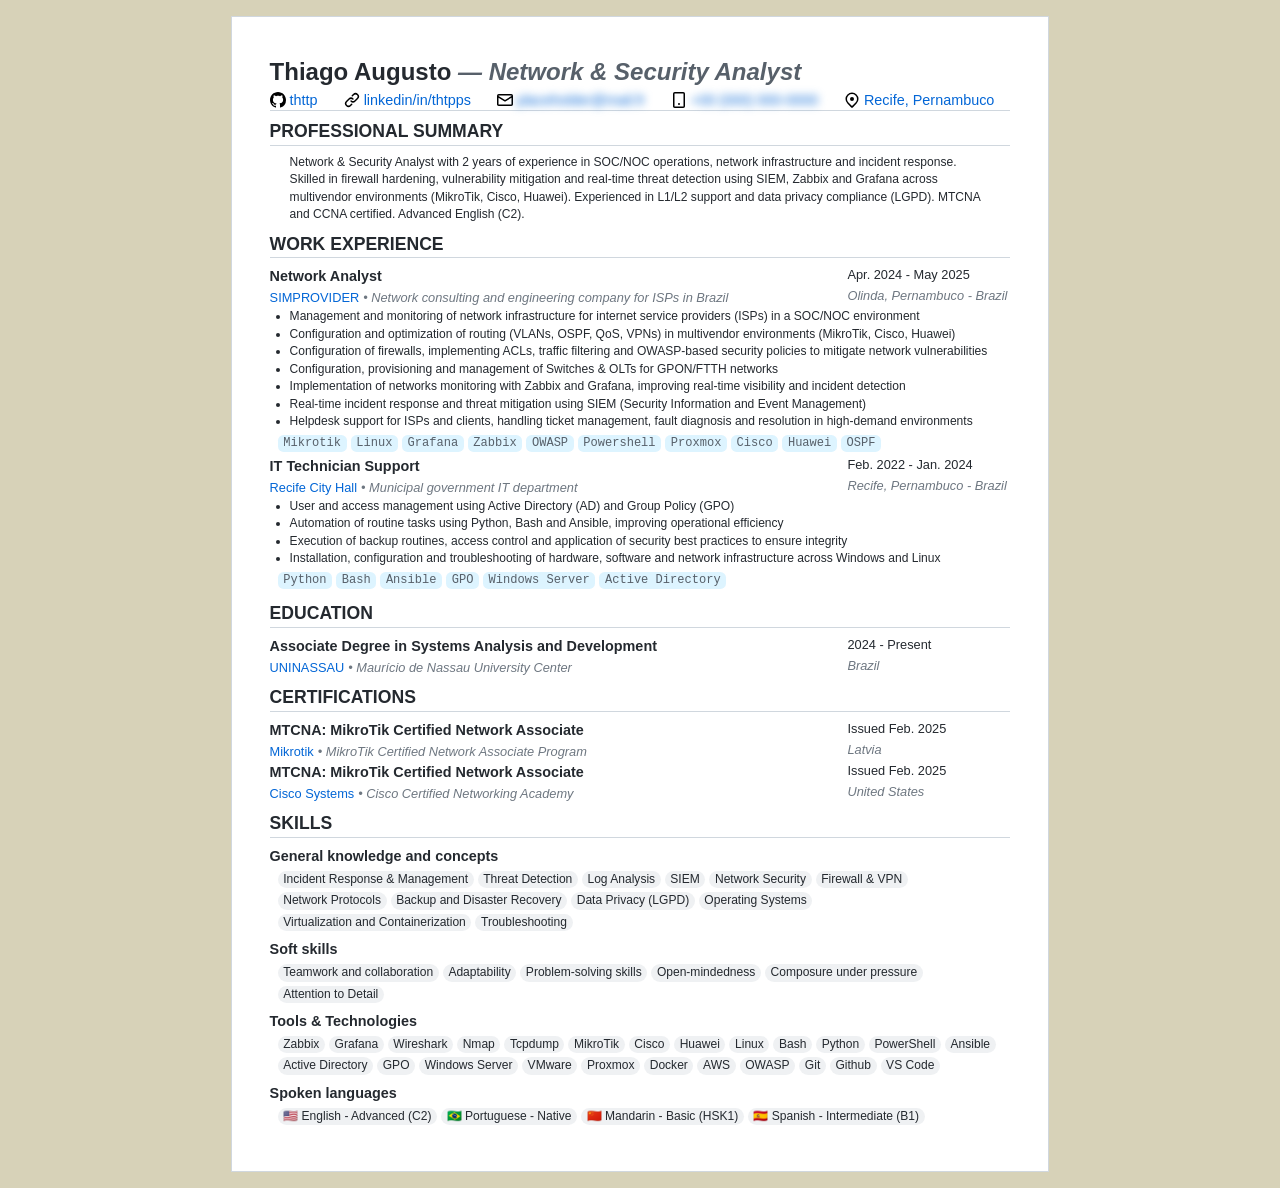
<file: resume/index.html>
<!DOCTYPE html>
<html>
    <head>
        <meta charset="utf-8">
        <title>Resume</title>
        <link rel="icon" type="image/png" href="../assets/img/favicon.png">
        <link rel="icon" href="../assets/img/favicon.png" sizes="114x114">
        <meta name="description" content="My personal resume. See my past work experiences, my education, skills and projects.">
        <meta property="og:title" content="Thttp | Thiago Augusto online resume">
        <meta property="og:description" content="My personal resume. See my past work experiences, my education, skills and projects.">
        <meta property="og:url" content="https://thttp.github.io/resume">
        <meta property="og:image" content="https://thttp.github.io/assets/img/portfolio.png">
        <meta property="og:type" content="website">
    </head>
    <body style="background-color: rgb(215, 210, 184);">
        

        <main>
        <div>
            <h1>Thiago Augusto <span class="subtitle">— Network & Security Analyst    </span></h1>

            <nav>
            <a href="https://github.com/thttp">
                <svg xmlns="http://www.w3.org/2000/svg" viewBox="0 0 16 16" width="16" height="16"><path fill-rule="evenodd" d="M8 0C3.58 0 0 3.58 0 8c0 3.54 2.29 6.53 5.47 7.59.4.07.55-.17.55-.38 0-.19-.01-.82-.01-1.49-2.01.37-2.53-.49-2.69-.94-.09-.23-.48-.94-.82-1.13-.28-.15-.68-.52-.01-.53.63-.01 1.08.58 1.23.82.72 1.21 1.87.87 2.33.66.07-.52.28-.87.51-1.07-1.78-.2-3.64-.89-3.64-3.95 0-.87.31-1.59.82-2.15-.08-.2-.36-1.02.08-2.12 0 0 .67-.21 2.2.82.64-.18 1.32-.27 2-.27.68 0 1.36.09 2 .27 1.53-1.04 2.2-.82 2.2-.82.44 1.1.16 1.92.08 2.12.51.56.82 1.27.82 2.15 0 3.07-1.87 3.75-3.65 3.95.29.25.54.73.54 1.48 0 1.07-.01 1.93-.01 2.2 0 .21.15.46.55.38A8.013 8.013 0 0016 8c0-4.42-3.58-8-8-8z"></path></svg>
                <span>thttp</span>
            </a>
            <a href="https://www.linkedin.com/in/thtpps/">
                <svg xmlns="http://www.w3.org/2000/svg" viewBox="0 0 16 16" width="16" height="16"><path fill-rule="evenodd" d="M7.775 3.275a.75.75 0 001.06 1.06l1.25-1.25a2 2 0 112.83 2.83l-2.5 2.5a2 2 0 01-2.83 0 .75.75 0 00-1.06 1.06 3.5 3.5 0 004.95 0l2.5-2.5a3.5 3.5 0 00-4.95-4.95l-1.25 1.25zm-4.69 9.64a2 2 0 010-2.83l2.5-2.5a2 2 0 012.83 0 .75.75 0 001.06-1.06 3.5 3.5 0 00-4.95 0l-2.5 2.5a3.5 3.5 0 004.95 4.95l1.25-1.25a.75.75 0 00-1.06-1.06l-1.25 1.25a2 2 0 01-2.83 0z"></path></svg>
                <span>linkedin/in/thtpps</span>
            </a>
            <a href="#" data-href="mailto:placeholder@mail.fr">
                <svg xmlns="http://www.w3.org/2000/svg" viewBox="0 0 16 16" width="16" height="16"><path fill-rule="evenodd" d="M1.75 2A1.75 1.75 0 000 3.75v.736a.75.75 0 000 .027v7.737C0 13.216.784 14 1.75 14h12.5A1.75 1.75 0 0016 12.25v-8.5A1.75 1.75 0 0014.25 2H1.75zM14.5 4.07v-.32a.25.25 0 00-.25-.25H1.75a.25.25 0 00-.25.25v.32L8 7.88l6.5-3.81zm-13 1.74v6.441c0 .138.112.25.25.25h12.5a.25.25 0 00.25-.25V5.809L8.38 9.397a.75.75 0 01-.76 0L1.5 5.809z"></path></svg>
                <span class="redacted">placeholder@mail.fr</span>
            </a>
            <a href="#" data-href="tel:+00000000000">
                <svg xmlns="http://www.w3.org   /2000/svg" viewBox="0 0 16 16" width="16" height="16"><path fill-rule="evenodd" d="M3.75 0A1.75 1.75 0 002 1.75v12.5c0 .966.784 1.75 1.75 1.75h8.5A1.75 1.75 0 0014 14.25V1.75A1.75 1.75 0 0012.25 0h-8.5zM3.5 1.75a.25.25 0 01.25-.25h8.5a.25.25 0 01.25.25v12.5a.25.25 0 01-.25.25h-8.5a.25.25 0 01-.25-.25V1.75zM8 13a1 1 0 100-2 1 1 0 000 2z"></path></svg>
                <span class="redacted">+00 (000) 000-0000</span>
            </a>
            <a href="https://www.google.com/maps/place/Recife,+PE/@-8.0432784,-35.0990334,11z/data=!3m1!4b1!4m6!3m5!1s0x7ab196f94e5408b:0xe5800ef782bde3a6!8m2!3d-8.0578381!4d-34.8828969!16s%2Fg%2F1pxyctxrg?entry=ttu&g_ep=EgoyMDI2MDUyMC4wIKXMDSoASAFQAw%3D%3D">
                <svg xmlns="http://www.w3.org/2000/svg" viewBox="0 0 16 16" width="16" height="16"><path fill-rule="evenodd" d="M11.536 3.464a5 5 0 010 7.072L8 14.07l-3.536-3.535a5 5 0 117.072-7.072v.001zm1.06 8.132a6.5 6.5 0 10-9.192 0l3.535 3.536a1.5 1.5 0 002.122 0l3.535-3.536zM8 9a2 2 0 100-4 2 2 0 000 4z"></path></svg>
                <span>Recife, Pernambuco</span>
            </a>
            </nav>

            <section>
            <h2>PROFESSIONAL SUMMARY</h2>
            <article>
                <ul>
                Network & Security Analyst with 2 years of experience in SOC/NOC operations, network infrastructure and incident response. Skilled in firewall hardening, vulnerability mitigation and real-time threat detection using SIEM, Zabbix and Grafana across multivendor environments (MikroTik, Cisco, Huawei). Experienced in L1/L2 support and data privacy compliance (LGPD). MTCNA and CCNA certified. Advanced English (C2).
                </ul>
            </article>
            </section>

            <section>
            <h2>Work experience</h2>
            <article>
                <strong>Network Analyst</strong>
                <time datetime="2021">Apr. 2024 - May 2025</time>
                <em>
                <a href="https://simprovider.com.br/index.html">SIMPROVIDER</a>
                <q>Network consulting and engineering company for ISPs in Brazil</q>
                </em>
                <address>Olinda, Pernambuco - Brazil</address>
                <ul>
                <li>Management and monitoring of network infrastructure for internet service providers (ISPs) in a SOC/NOC environment</li>
                <li>Configuration and optimization of routing (VLANs, OSPF, QoS, VPNs) in multivendor environments (MikroTik, Cisco, Huawei)</li>
                <li>Configuration of firewalls, implementing ACLs, traffic filtering and OWASP-based security policies to mitigate network vulnerabilities</li>
                <li>Configuration, provisioning and management of Switches & OLTs for GPON/FTTH networks</li>
                <li>Implementation of networks monitoring with Zabbix and Grafana, improving real-time visibility and incident detection</li>
                <li>Real-time incident response and threat mitigation using SIEM (Security Information and Event Management)</li>
                <li>Helpdesk support for ISPs and clients, handling ticket management, fault diagnosis and resolution in high-demand environments</li>
                </ul>
                <dl>
                <dt>Mikrotik</dt>
                <dt>Linux</dt>
                <dt>Grafana</dt>
                <dt>Zabbix</dt>
                <dt>OWASP</dt>
                <dt>Powershell</dt>
                <dt>Proxmox</dt>
                <dt>Cisco</dt>
                <dt>Huawei</dt>
                <dt>OSPF</dt>
                </dl>
            </article>
            <article>
                <strong>IT Technician Support</strong>
                <time datetime="2021">Feb. 2022 - Jan. 2024</time>
                <em>
                <a href="https://www2.recife.pe.gov.br/">Recife City Hall</a>
                <q>Municipal government IT department</q>
                </em>
                <address>Recife, Pernambuco - Brazil</address>
                <ul>
                <li>User and access management using Active Directory (AD) and Group Policy (GPO)</li>
                <li>Automation of routine tasks using Python, Bash and Ansible, improving operational efficiency</li>
                <li>Execution of backup routines, access control and application of security best practices to ensure integrity</li>
                <li>Installation, configuration and troubleshooting of hardware, software and network infrastructure across Windows and Linux</li>
                </ul>   
                <dl>
                <dt>Python</dt>
                <dt>Bash</dt>
                <dt>Ansible</dt>
                <dt>GPO</dt>    
                <dt>Windows Server</dt>
                <dt>Active Directory</dt>
                </dl>
            </article>
            </section>

            <section>
            <h2>Education</h2>
            <article>
                <strong>Associate Degree in Systems Analysis and Development</strong>
                <time datetime="PT1Y">2024 - Present</time>
                <em>
                <a href="https://www.uninassau.edu.br/">UNINASSAU</a>
                <q>Maurício de Nassau University Center</q>
                </em>
                <address>Brazil</address>
            </article>
            </section>

            <section>
            <h2>CERTIFICATIONS</h2>
            <article>
                <strong>MTCNA: MikroTik Certified Network Associate</strong>
                <time datetime="PT1Y">Issued Feb. 2025</time>
                <em>
                <a href="https://mikrotik.com/consultants?category=consultants&f[0]=cert%3AMTCNA">Mikrotik</a>
                <q>MikroTik Certified Network Associate Program</q>
                </em>
                <address>Latvia</address>
            </article>
            <article>
                <strong>MTCNA: MikroTik Certified Network Associate</strong>
                <time datetime="PT1Y">Issued Feb. 2025</time>
                <em>
                <a href="https://www.cisco.com/site/br/pt/index.html">Cisco Systems</a>
                <q>Cisco Certified Networking Academy</q>
                </em>
                <address>United States</address>
            </article>
            </section>

            <section>
            <h2>Skills</h2>
            <article>
                <strong>General knowledge and concepts</strong>
                <dl class="labels">
                <dt>Incident Response & Management</dt>
                <dt>Threat Detection</dt>
                <dt>Log Analysis</dt>
                <dt>SIEM</dt>
                <dt>Network Security</dt>
                <dt>Firewall & VPN</dt>
                <dt>Network Protocols</dt>
                <dt>Backup and Disaster Recovery</dt>
                <dt>Data Privacy (LGPD)</dt>
                <dt>Operating Systems</dt>
                <dt>Virtualization and Containerization</dt>
                <dt>Troubleshooting</dt>
                </dl>
            </article>
            <article>
                <strong>Soft skills</strong>
                <dl class="labels">
                <dt>Teamwork and collaboration</dt>
                <dt>Adaptability</dt>
                <dt>Problem-solving skills</dt>
                <dt>Open-mindedness</dt>
                <dt>Composure under pressure</dt>
                <dt>Attention to Detail</dt>
                </dl>
            </article>
            <article>
                <strong>Tools & Technologies</strong>
                <dl class="labels">
                <dt>Zabbix</dt>
                <dt>Grafana</dt>
                <dt>Wireshark</dt>
                <dt>Nmap</dt>
                <dt>Tcpdump</dt>
                <dt>MikroTik</dt>
                <dt>Cisco</dt>
                <dt>Huawei</dt>
                <dt>Linux</dt>
                <dt>Bash</dt>
                <dt>Python</dt>
                <dt>PowerShell</dt>
                <dt>Ansible</dt>
                <dt>Active Directory</dt>
                <dt>GPO</dt>
                <dt>Windows Server</dt>
                <dt>VMware</dt>
                <dt>Proxmox</dt>
                <dt>Docker</dt>
                <dt>AWS</dt>
                <dt>OWASP</dt>
                <dt>Git</dt>
                <dt>Github</dt>
                <dt>VS Code</dt>
                </dl>
            </article>
            <article>
                <strong>Spoken languages</strong>
                <dl class="labels">
                <dt>🇺🇸 English - Advanced (C2)</dt>
                <dt>🇧🇷 Portuguese - Native</dt>
                <dt>🇨🇳 Mandarin - Basic (HSK1)</dt>
                <dt>🇪🇸 Spanish - Intermediate (B1)</dt>
                </dl>
            </article>
            </section>

        </div>
        </main>

        <style>
        body {
            font-family: -apple-system,BlinkMacSystemFont,"Segoe UI",Helvetica,Arial,sans-serif,"Apple Color Emoji","Segoe UI Emoji";
            font-size: 0.9rem;
            line-height: 1.45;
            color: var(--color-fg-default);
            margin: 0;
            padding: 0;
            background-color: #24292f;
        }

        aside {
            margin: .25rem auto;
            text-align: center;
            color: var(--color-fg-subtle);
        }

        :root {
            --color-fg-default: #24292f;
            --color-fg-muted: #57606a;
            --color-fg-subtle: #6e7781;
            --color-accent-fg: #0366d6;
            --color-accent-subtle: #ddf4ff;
            --color-neutral-muted: rgba(175,184,193,0.2);
            --color-border-default: #d0d7de;
        }

        main {
            width: 216mm;
            border: 1px solid #d0d7de;
            background-color: white;
            margin: 1rem auto;
        }
        main > div {
            padding: 10mm;
        }

        @media print {
            @page {
            size: Letter;
            margin: 0;
            }
            html, body {
            width: 216mm;
            height: 279mm;
            }
            aside {
            display: none;
            }
            main {
            margin: 0;
            padding: 0;
            border: none;
            print-color-adjust: exact;
            }
        }

        h1 {
            font-size: 1.5rem;
            margin: 0;
        }
        h1 .subtitle {
            font-style: italic;
            color: var(--color-fg-muted);
        }
        h2 {
            font-size: 1.1rem;
            margin: .5rem 0;
            border-bottom: .0625rem solid var(--color-border-default);
            text-transform: uppercase;
        }

        a, a:link, a:visited, a:hover, a:active {
            text-decoration: none;
            color: var(--color-accent-fg);
        }

        nav {
            display: flex;
            justify-content: space-between;
            flex-wrap: wrap;
            border-bottom: .0625rem solid var(--color-border-default);
        }
        nav a {
            display: flex;
            align-items: center;
            margin-right: 1rem;
        }
        nav a svg {
            margin-right: .25rem;
        }
        nav a span.redacted {
            filter: blur(4px);
        }

        article {
            display: flex;
            flex-wrap: wrap;
        }
        article strong, article em {
            width: 78%;
        }
        article time, article address {
            font-size: 0.8rem;
            width: 22%;
        }
        article ul,  article dl, article p {
            font-size: 0.754rem;
            width: 100%;
        }
        article em a {
            font-style: normal;
            font-size: 0.8rem;
        }
        article em q {
            quotes: none;
            font-size: 0.8rem;
            color: var(--color-fg-subtle);
        }
        article em data {
            font-size: 0.8rem;
            color: var(--color-fg-subtle);
        }
        article em q::before, article em data::before {
            content: "• ";
        }
        article address {
            color: var(--color-fg-subtle);
        }
        article ul {
            margin: 0;
            padding: 0 1.25rem;
        }
        article dl {
            margin: .25rem 0;
            padding: 0 .5rem;
            display: flex;
            flex-wrap: wrap;
        }
        article dl dt {
            font-family: ui-monospace,SFMono-Regular,SF Mono,Menlo,Consolas,Liberation Mono,monospace;
            font-size: .754rem;
            color: var(--color-fg-muted);
            background-color: var(--color-accent-subtle);
            margin-right: .25rem;
            padding: 0 .35rem;
            border-radius: 0.35rem;
        }
        article p {
            margin: 0 0.5rem;
            padding: 0;
        }

        dl.labels {
            display: flex;
            flex-wrap: wrap;
        }
        dl.labels dt {
            font-family: inherit;
            font-size: .754rem;
            color: var(--color-fg-default);
            background-color: var(--color-neutral-muted);
            margin-bottom: .25rem;
            padding: 0 .35rem;
            border-radius: 2rem;
        }
        </style>


    </body>
</html>
</file>
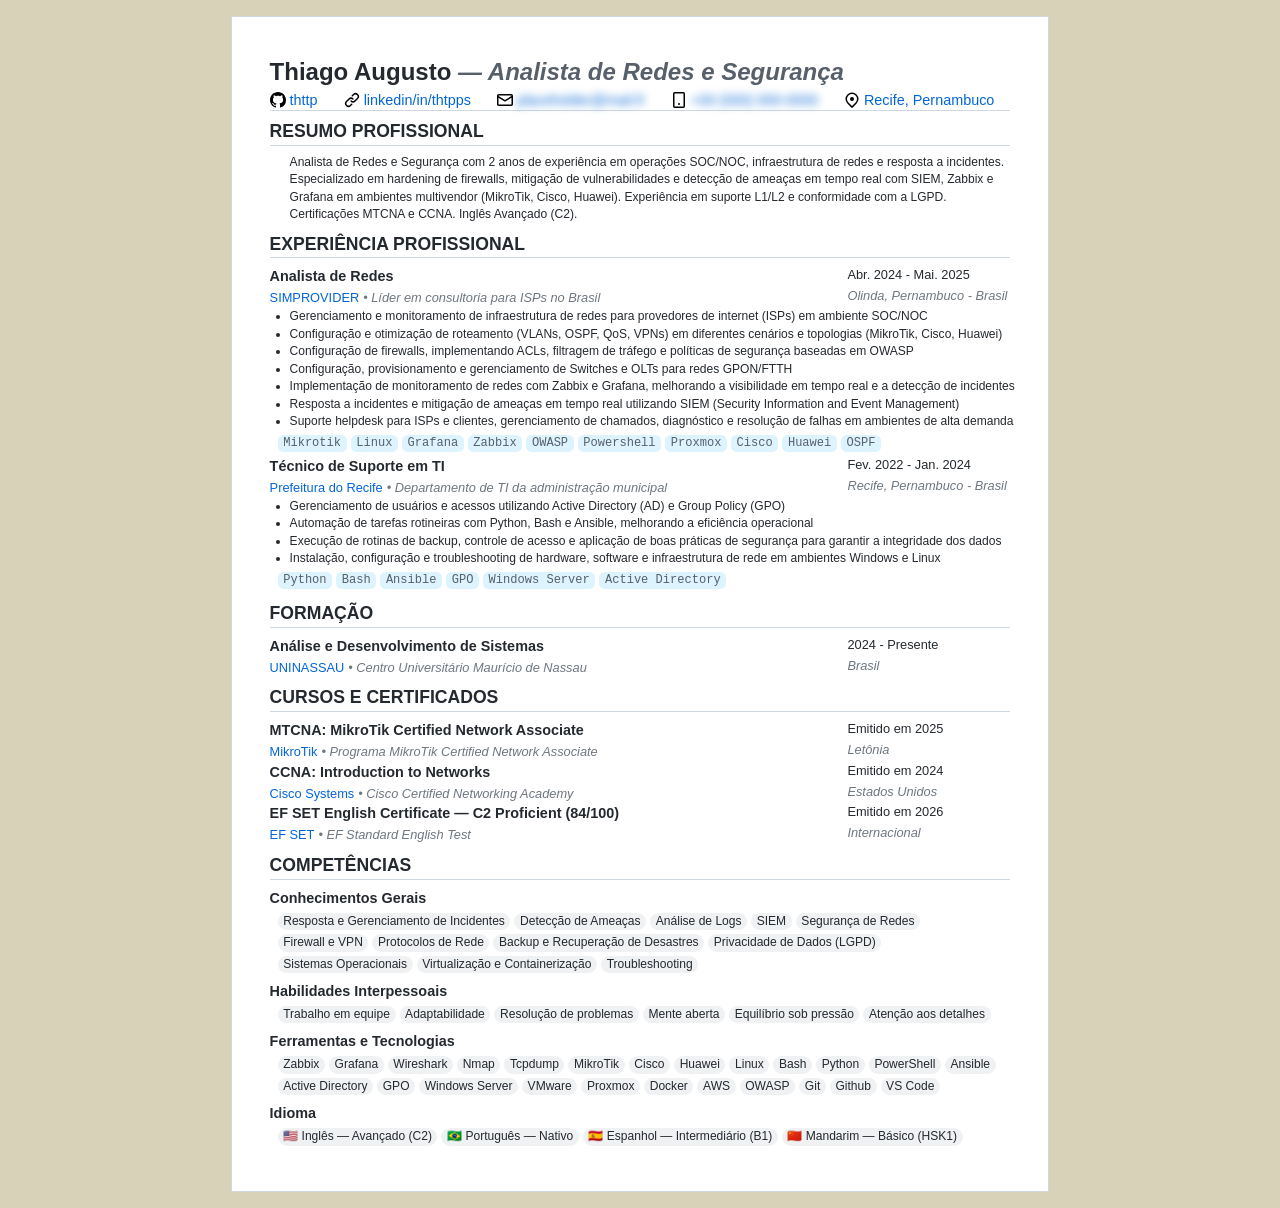
<file: resume/curriculo.html>
<!DOCTYPE html>
<html>
    <head>
        <meta charset="utf-8">
        <title>Resume</title>
        <link rel="icon" type="image/png" href="../assets/img/favicon.png">
        <link rel="icon" href="../assets/img/favicon.png" sizes="114x114">
        <meta name="description" content="My personal resume. See my past work experiences, my education, skills and projects.">
        <meta property="og:title" content="Thttp | Thiago Augusto online resume">
        <meta property="og:description" content="My personal resume. See my past work experiences, my education, skills and projects.">
        <meta property="og:url" content="https://thttp.github.io/resume">
        <meta property="og:image" content="https://thttp.github.io/assets/img/portfolio.png">
        <meta property="og:type" content="website">
    </head>
    <body style="background-color: rgb(215, 210, 184);">
        

        <main>
        <div>
            <h1>Thiago Augusto <span class="subtitle">— Analista de Redes e Segurança    </span></h1>

            <nav>
            <a href="https://github.com/thttp">
                <svg xmlns="http://www.w3.org/2000/svg" viewBox="0 0 16 16" width="16" height="16"><path fill-rule="evenodd" d="M8 0C3.58 0 0 3.58 0 8c0 3.54 2.29 6.53 5.47 7.59.4.07.55-.17.55-.38 0-.19-.01-.82-.01-1.49-2.01.37-2.53-.49-2.69-.94-.09-.23-.48-.94-.82-1.13-.28-.15-.68-.52-.01-.53.63-.01 1.08.58 1.23.82.72 1.21 1.87.87 2.33.66.07-.52.28-.87.51-1.07-1.78-.2-3.64-.89-3.64-3.95 0-.87.31-1.59.82-2.15-.08-.2-.36-1.02.08-2.12 0 0 .67-.21 2.2.82.64-.18 1.32-.27 2-.27.68 0 1.36.09 2 .27 1.53-1.04 2.2-.82 2.2-.82.44 1.1.16 1.92.08 2.12.51.56.82 1.27.82 2.15 0 3.07-1.87 3.75-3.65 3.95.29.25.54.73.54 1.48 0 1.07-.01 1.93-.01 2.2 0 .21.15.46.55.38A8.013 8.013 0 0016 8c0-4.42-3.58-8-8-8z"></path></svg>
                <span>thttp</span>
            </a>
            <a href="https://www.linkedin.com/in/thtpps/">
                <svg xmlns="http://www.w3.org/2000/svg" viewBox="0 0 16 16" width="16" height="16"><path fill-rule="evenodd" d="M7.775 3.275a.75.75 0 001.06 1.06l1.25-1.25a2 2 0 112.83 2.83l-2.5 2.5a2 2 0 01-2.83 0 .75.75 0 00-1.06 1.06 3.5 3.5 0 004.95 0l2.5-2.5a3.5 3.5 0 00-4.95-4.95l-1.25 1.25zm-4.69 9.64a2 2 0 010-2.83l2.5-2.5a2 2 0 012.83 0 .75.75 0 001.06-1.06 3.5 3.5 0 00-4.95 0l-2.5 2.5a3.5 3.5 0 004.95 4.95l1.25-1.25a.75.75 0 00-1.06-1.06l-1.25 1.25a2 2 0 01-2.83 0z"></path></svg>
                <span>linkedin/in/thtpps</span>
            </a>
            <a href="#" data-href="mailto:placeholder@mail.fr">
                <svg xmlns="http://www.w3.org/2000/svg" viewBox="0 0 16 16" width="16" height="16"><path fill-rule="evenodd" d="M1.75 2A1.75 1.75 0 000 3.75v.736a.75.75 0 000 .027v7.737C0 13.216.784 14 1.75 14h12.5A1.75 1.75 0 0016 12.25v-8.5A1.75 1.75 0 0014.25 2H1.75zM14.5 4.07v-.32a.25.25 0 00-.25-.25H1.75a.25.25 0 00-.25.25v.32L8 7.88l6.5-3.81zm-13 1.74v6.441c0 .138.112.25.25.25h12.5a.25.25 0 00.25-.25V5.809L8.38 9.397a.75.75 0 01-.76 0L1.5 5.809z"></path></svg>
                <span class="redacted">placeholder@mail.fr</span>
            </a>
            <a href="#" data-href="tel:+00000000000">
                <svg xmlns="http://www.w3.org   /2000/svg" viewBox="0 0 16 16" width="16" height="16"><path fill-rule="evenodd" d="M3.75 0A1.75 1.75 0 002 1.75v12.5c0 .966.784 1.75 1.75 1.75h8.5A1.75 1.75 0 0014 14.25V1.75A1.75 1.75 0 0012.25 0h-8.5zM3.5 1.75a.25.25 0 01.25-.25h8.5a.25.25 0 01.25.25v12.5a.25.25 0 01-.25.25h-8.5a.25.25 0 01-.25-.25V1.75zM8 13a1 1 0 100-2 1 1 0 000 2z"></path></svg>
                <span class="redacted">+00 (000) 000-0000</span>
            </a>
            <a href="https://www.google.com/maps/place/Recife,+PE/@-8.0432784,-35.0990334,11z/data=!3m1!4b1!4m6!3m5!1s0x7ab196f94e5408b:0xe5800ef782bde3a6!8m2!3d-8.0578381!4d-34.8828969!16s%2Fg%2F1pxyctxrg?entry=ttu&g_ep=EgoyMDI2MDUyMC4wIKXMDSoASAFQAw%3D%3D">
                <svg xmlns="http://www.w3.org/2000/svg" viewBox="0 0 16 16" width="16" height="16"><path fill-rule="evenodd" d="M11.536 3.464a5 5 0 010 7.072L8 14.07l-3.536-3.535a5 5 0 117.072-7.072v.001zm1.06 8.132a6.5 6.5 0 10-9.192 0l3.535 3.536a1.5 1.5 0 002.122 0l3.535-3.536zM8 9a2 2 0 100-4 2 2 0 000 4z"></path></svg>
                <span>Recife, Pernambuco</span>
            </a>
            </nav>

            <section>
            <h2>RESUMO PROFISSIONAL</h2>
            <article>
                <ul>
                Analista de Redes e Segurança com 2 anos de experiência em operações SOC/NOC, infraestrutura de redes e resposta a incidentes. Especializado em hardening de firewalls, mitigação de vulnerabilidades e detecção de ameaças em tempo real com SIEM, Zabbix e Grafana em ambientes multivendor (MikroTik, Cisco, Huawei). Experiência em suporte L1/L2 e conformidade com a LGPD.<br>Certificações MTCNA e CCNA. Inglês Avançado (C2).
                </ul>
            </article>
            </section>

            <section>
            <h2>EXPERIÊNCIA PROFISSIONAL</h2>
            <article>
                <strong>Analista de Redes</strong>
                <time datetime="2024">Abr. 2024 - Mai. 2025</time>
                <em>
                <a href="https://simprovider.com.br/index.html">SIMPROVIDER</a>
                <q>Líder em consultoria para ISPs no Brasil</q>
                </em>
                <address>Olinda, Pernambuco - Brasil</address>
                <ul>
                <li>Gerenciamento e monitoramento de infraestrutura de redes para provedores de internet (ISPs) em ambiente SOC/NOC</li>
                <li>Configuração e otimização de roteamento (VLANs, OSPF, QoS, VPNs) em diferentes cenários e topologias (MikroTik, Cisco, Huawei)</li>
                <li>Configuração de firewalls, implementando ACLs, filtragem de tráfego e políticas de segurança baseadas em OWASP</li>
                <li>Configuração, provisionamento e gerenciamento de Switches e OLTs para redes GPON/FTTH</li>
                <li>Implementação de monitoramento de redes com Zabbix e Grafana, melhorando a visibilidade em tempo real e a detecção de incidentes</li>
                <li>Resposta a incidentes e mitigação de ameaças em tempo real utilizando SIEM (Security Information and Event Management)</li>
                <li>Suporte helpdesk para ISPs e clientes, gerenciamento de chamados, diagnóstico e resolução de falhas em ambientes de alta demanda</li>
                </ul>
                <dl>
                <dt>Mikrotik</dt>
                <dt>Linux</dt>
                <dt>Grafana</dt>
                <dt>Zabbix</dt>
                <dt>OWASP</dt>
                <dt>Powershell</dt>
                <dt>Proxmox</dt>
                <dt>Cisco</dt>
                <dt>Huawei</dt>
                <dt>OSPF</dt>
                </dl>
            </article>
            <article>
                <strong>Técnico de Suporte em TI</strong>
                <time datetime="2022">Fev. 2022 - Jan. 2024</time>
                <em>
                <a href="https://www2.recife.pe.gov.br/">Prefeitura do Recife</a>
                <q>Departamento de TI da administração municipal</q>
                </em>
                <address>Recife, Pernambuco - Brasil</address>
                <ul>
                <li>Gerenciamento de usuários e acessos utilizando Active Directory (AD) e Group Policy (GPO)</li>
                <li>Automação de tarefas rotineiras com Python, Bash e Ansible, melhorando a eficiência operacional</li>
                <li>Execução de rotinas de backup, controle de acesso e aplicação de boas práticas de segurança para garantir a integridade dos dados</li>
                <li>Instalação, configuração e troubleshooting de hardware, software e infraestrutura de rede em ambientes Windows e Linux</li>
                </ul>   
                <dl>
                <dt>Python</dt>
                <dt>Bash</dt>
                <dt>Ansible</dt>
                <dt>GPO</dt>    
                <dt>Windows Server</dt>
                <dt>Active Directory</dt>
                </dl>
            </article>
            </section>

            <section>
            <h2>FORMAÇÃO</h2>
            <article>
                <strong>Análise e Desenvolvimento de Sistemas</strong>
                <time datetime="PT1Y">2024 - Presente</time>
                <em>
                <a href="https://www.uninassau.edu.br/">UNINASSAU</a>
                <q>Centro Universitário Maurício de Nassau</q>
                </em>
                <address>Brasil</address>
            </article>
            </section>

            <section>
            <h2>CURSOS E CERTIFICADOS</h2>
            <article>
                <strong>MTCNA: MikroTik Certified Network Associate</strong>
                <time datetime="PT1Y">Emitido em 2025</time>
                <em>
                <a href="https://mikrotik.com/consultants?category=consultants&f[0]=cert%3AMTCNA">MikroTik</a>
                <q>Programa MikroTik Certified Network Associate</q>
                </em>
                <address>Letônia</address>
            </article>
            <article>
                <strong>CCNA: Introduction to Networks</strong>
                <time datetime="PT1Y">Emitido em 2024</time>
                <em>
                <a href="https://www.cisco.com/site/br/pt/index.html">Cisco Systems</a>
                <q>Cisco Certified Networking Academy</q>
                </em>
                <address>Estados Unidos</address>
            </article>
            <article>
                <strong>EF SET English Certificate — C2 Proficient (84/100)</strong>
                <time datetime="PT1Y">Emitido em 2026</time>
                <em>
                <a href="https://cert.efset.org/en/JgM9Xi">EF SET</a>
                <q>EF Standard English Test</q>
                </em>
                <address>Internacional</address>
            </article>
            </section>

            <section>
            <h2>COMPETÊNCIAS</h2>
            <article>
                <strong>Conhecimentos Gerais</strong>
                <dl class="labels">
                <dt>Resposta e Gerenciamento de Incidentes</dt>
                <dt>Detecção de Ameaças</dt>
                <dt>Análise de Logs</dt>
                <dt>SIEM</dt>
                <dt>Segurança de Redes</dt>
                <dt>Firewall e VPN</dt>
                <dt>Protocolos de Rede</dt>
                <dt>Backup e Recuperação de Desastres</dt>
                <dt>Privacidade de Dados (LGPD)</dt>
                <dt>Sistemas Operacionais</dt>
                <dt>Virtualização e Containerização</dt>
                <dt>Troubleshooting</dt>
                </dl>
            </article>
            <article>
                <strong>Habilidades Interpessoais</strong>
                <dl class="labels">
                <dt>Trabalho em equipe</dt>
                <dt>Adaptabilidade</dt>
                <dt>Resolução de problemas</dt>
                <dt>Mente aberta</dt>
                <dt>Equilíbrio sob pressão</dt>
                <dt>Atenção aos detalhes</dt>
                </dl>
            </article>
            <article>
                <strong>Ferramentas e Tecnologias</strong>
                <dl class="labels">
                <dt>Zabbix</dt>
                <dt>Grafana</dt>
                <dt>Wireshark</dt>
                <dt>Nmap</dt>
                <dt>Tcpdump</dt>
                <dt>MikroTik</dt>
                <dt>Cisco</dt>
                <dt>Huawei</dt>
                <dt>Linux</dt>
                <dt>Bash</dt>
                <dt>Python</dt>
                <dt>PowerShell</dt>
                <dt>Ansible</dt>
                <dt>Active Directory</dt>
                <dt>GPO</dt>
                <dt>Windows Server</dt>
                <dt>VMware</dt>
                <dt>Proxmox</dt>
                <dt>Docker</dt>
                <dt>AWS</dt>
                <dt>OWASP</dt>
                <dt>Git</dt>
                <dt>Github</dt>
                <dt>VS Code</dt>
                </dl>
            </article>
            <article>
                <strong>Idioma</strong>
                <dl class="labels">
                <dt>🇺🇸 Inglês — Avançado (C2)</dt>
                <dt>🇧🇷 Português — Nativo</dt>
                <dt>🇪🇸 Espanhol — Intermediário (B1)</dt>
                <dt>🇨🇳 Mandarim — Básico (HSK1)</dt>
                </dl>
            </article>
            </section>

        </div>
        </main>

        <style>
        body {
            font-family: -apple-system,BlinkMacSystemFont,"Segoe UI",Helvetica,Arial,sans-serif,"Apple Color Emoji","Segoe UI Emoji";
            font-size: 0.9rem;
            line-height: 1.45;
            color: var(--color-fg-default);
            margin: 0;
            padding: 0;
            background-color: #24292f;
        }

        aside {
            margin: .25rem auto;
            text-align: center;
            color: var(--color-fg-subtle);
        }

        :root {
            --color-fg-default: #24292f;
            --color-fg-muted: #57606a;
            --color-fg-subtle: #6e7781;
            --color-accent-fg: #0366d6;
            --color-accent-subtle: #ddf4ff;
            --color-neutral-muted: rgba(175,184,193,0.2);
            --color-border-default: #d0d7de;
        }

        main {
            width: 216mm;
            border: 1px solid #d0d7de;
            background-color: white;
            margin: 1rem auto;
        }
        main > div {
            padding: 10mm;
        }

        @media print {
            @page {
            size: Letter;
            margin: 0;
            }
            html, body {
            width: 216mm;
            height: 279mm;
            }
            aside {
            display: none;
            }
            main {
            margin: 0;
            padding: 0;
            border: none;
            print-color-adjust: exact;
            }
        }

        h1 {
            font-size: 1.5rem;
            margin: 0;
        }
        h1 .subtitle {
            font-style: italic;
            color: var(--color-fg-muted);
        }
        h2 {
            font-size: 1.1rem;
            margin: .5rem 0;
            border-bottom: .0625rem solid var(--color-border-default);
            text-transform: uppercase;
        }

        a, a:link, a:visited, a:hover, a:active {
            text-decoration: none;
            color: var(--color-accent-fg);
        }

        nav {
            display: flex;
            justify-content: space-between;
            flex-wrap: wrap;
            border-bottom: .0625rem solid var(--color-border-default);
        }
        nav a {
            display: flex;
            align-items: center;
            margin-right: 1rem;
        }
        nav a svg {
            margin-right: .25rem;
        }
        nav a span.redacted {
            filter: blur(4px);
        }

        article {
            display: flex;
            flex-wrap: wrap;
        }
        article strong, article em {
            width: 78%;
        }
        article time, article address {
            font-size: 0.8rem;
            width: 22%;
        }
        article ul,  article dl, article p {
            font-size: 0.754rem;
            width: 100%;
        }
        article em a {
            font-style: normal;
            font-size: 0.8rem;
        }
        article em q {
            quotes: none;
            font-size: 0.8rem;
            color: var(--color-fg-subtle);
        }
        article em data {
            font-size: 0.8rem;
            color: var(--color-fg-subtle);
        }
        article em q::before, article em data::before {
            content: "• ";
        }
        article address {
            color: var(--color-fg-subtle);
        }
        article ul {
            margin: 0 -0.5rem 0 0;
            padding: 0 0 0 1.25rem;
        }
        article dl {
            margin: .25rem 0;
            padding: 0 .5rem;
            display: flex;
            flex-wrap: wrap;
        }
        article dl dt {
            font-family: ui-monospace,SFMono-Regular,SF Mono,Menlo,Consolas,Liberation Mono,monospace;
            font-size: .754rem;
            color: var(--color-fg-muted);
            background-color: var(--color-accent-subtle);
            margin-right: .25rem;
            padding: 0 .35rem;
            border-radius: 0.35rem;
        }
        article p {
            margin: 0 0.5rem;
            padding: 0;
        }

        dl.labels {
            display: flex;
            flex-wrap: wrap;
        }
        dl.labels dt {
            font-family: inherit;
            font-size: .754rem;
            color: var(--color-fg-default);
            background-color: var(--color-neutral-muted);
            margin-bottom: .25rem;
            padding: 0 .35rem;
            border-radius: 2rem;
        }
        </style>


    </body>
</html>
</file>
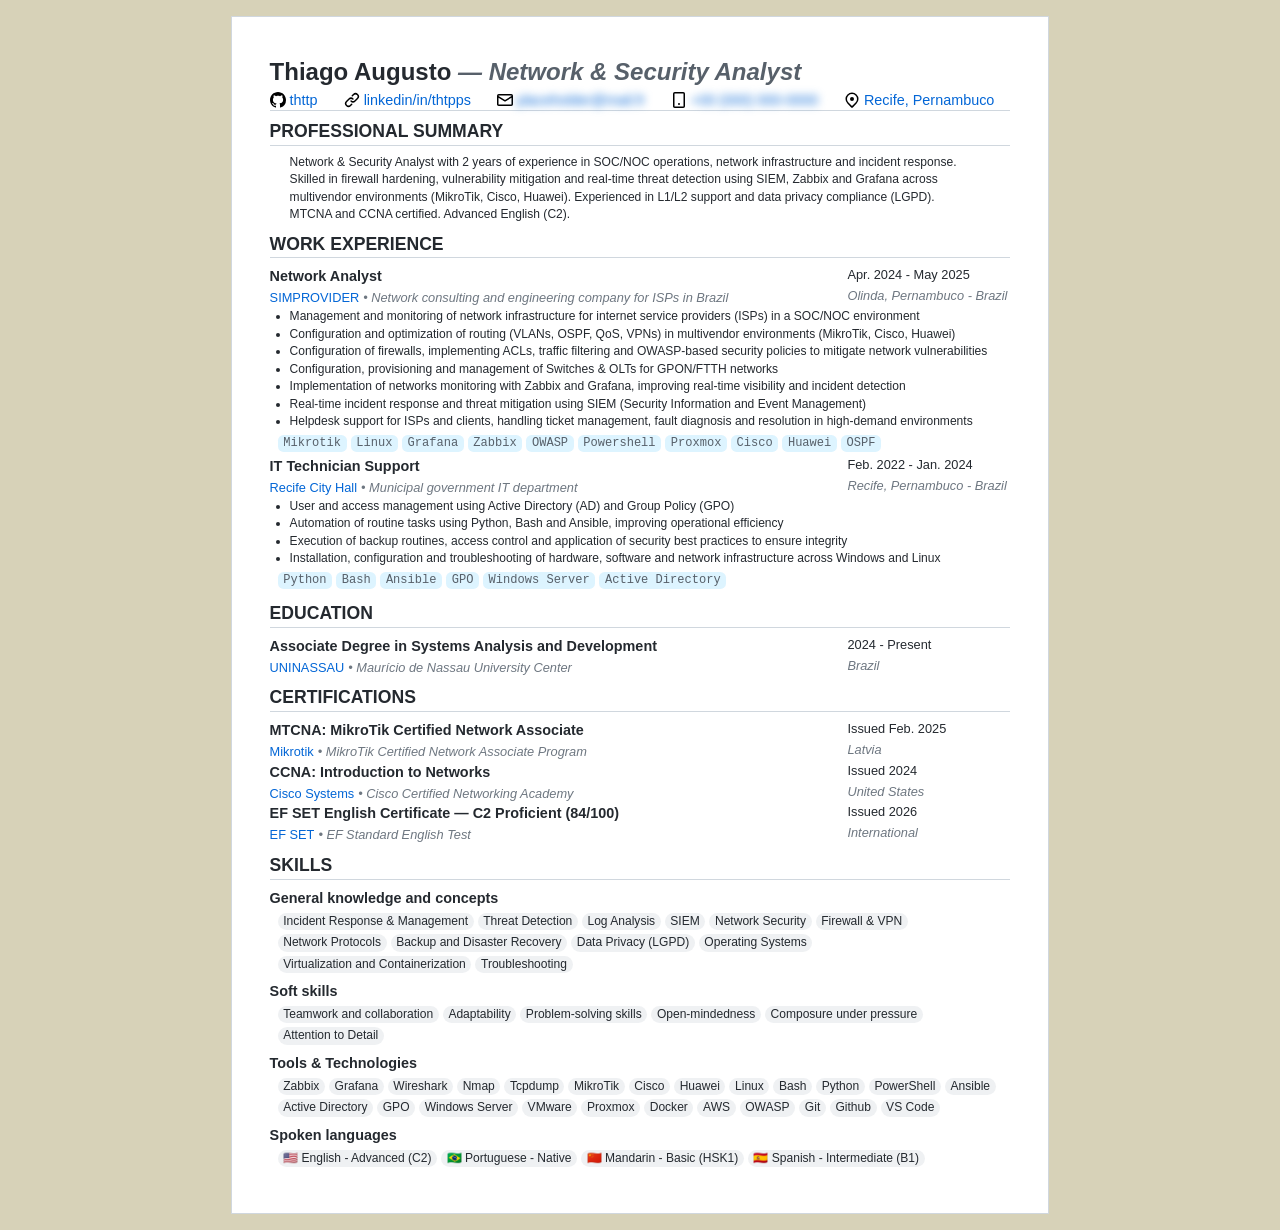
<file: resume/resume.html>
<!DOCTYPE html>
<html>
    <head>
        <meta charset="utf-8">
        <title>Resume</title>
        <link rel="icon" type="image/png" href="../assets/img/favicon.png">
        <link rel="icon" href="../assets/img/favicon.png" sizes="114x114">
        <meta name="description" content="My personal resume. See my past work experiences, my education, skills and projects.">
        <meta property="og:title" content="Thttp | Thiago Augusto online resume">
        <meta property="og:description" content="My personal resume. See my past work experiences, my education, skills and projects.">
        <meta property="og:url" content="https://thttp.github.io/resume">
        <meta property="og:image" content="https://thttp.github.io/assets/img/portfolio.png">
        <meta property="og:type" content="website">
    </head>
    <body style="background-color: rgb(215, 210, 184);">
        

        <main>
        <div>
            <h1>Thiago Augusto <span class="subtitle">— Network & Security Analyst    </span></h1>

            <nav>
            <a href="https://github.com/thttp">
                <svg xmlns="http://www.w3.org/2000/svg" viewBox="0 0 16 16" width="16" height="16"><path fill-rule="evenodd" d="M8 0C3.58 0 0 3.58 0 8c0 3.54 2.29 6.53 5.47 7.59.4.07.55-.17.55-.38 0-.19-.01-.82-.01-1.49-2.01.37-2.53-.49-2.69-.94-.09-.23-.48-.94-.82-1.13-.28-.15-.68-.52-.01-.53.63-.01 1.08.58 1.23.82.72 1.21 1.87.87 2.33.66.07-.52.28-.87.51-1.07-1.78-.2-3.64-.89-3.64-3.95 0-.87.31-1.59.82-2.15-.08-.2-.36-1.02.08-2.12 0 0 .67-.21 2.2.82.64-.18 1.32-.27 2-.27.68 0 1.36.09 2 .27 1.53-1.04 2.2-.82 2.2-.82.44 1.1.16 1.92.08 2.12.51.56.82 1.27.82 2.15 0 3.07-1.87 3.75-3.65 3.95.29.25.54.73.54 1.48 0 1.07-.01 1.93-.01 2.2 0 .21.15.46.55.38A8.013 8.013 0 0016 8c0-4.42-3.58-8-8-8z"></path></svg>
                <span>thttp</span>
            </a>
            <a href="https://www.linkedin.com/in/thtpps/">
                <svg xmlns="http://www.w3.org/2000/svg" viewBox="0 0 16 16" width="16" height="16"><path fill-rule="evenodd" d="M7.775 3.275a.75.75 0 001.06 1.06l1.25-1.25a2 2 0 112.83 2.83l-2.5 2.5a2 2 0 01-2.83 0 .75.75 0 00-1.06 1.06 3.5 3.5 0 004.95 0l2.5-2.5a3.5 3.5 0 00-4.95-4.95l-1.25 1.25zm-4.69 9.64a2 2 0 010-2.83l2.5-2.5a2 2 0 012.83 0 .75.75 0 001.06-1.06 3.5 3.5 0 00-4.95 0l-2.5 2.5a3.5 3.5 0 004.95 4.95l1.25-1.25a.75.75 0 00-1.06-1.06l-1.25 1.25a2 2 0 01-2.83 0z"></path></svg>
                <span>linkedin/in/thtpps</span>
            </a>
            <a href="#" data-href="mailto:placeholder@mail.fr">
                <svg xmlns="http://www.w3.org/2000/svg" viewBox="0 0 16 16" width="16" height="16"><path fill-rule="evenodd" d="M1.75 2A1.75 1.75 0 000 3.75v.736a.75.75 0 000 .027v7.737C0 13.216.784 14 1.75 14h12.5A1.75 1.75 0 0016 12.25v-8.5A1.75 1.75 0 0014.25 2H1.75zM14.5 4.07v-.32a.25.25 0 00-.25-.25H1.75a.25.25 0 00-.25.25v.32L8 7.88l6.5-3.81zm-13 1.74v6.441c0 .138.112.25.25.25h12.5a.25.25 0 00.25-.25V5.809L8.38 9.397a.75.75 0 01-.76 0L1.5 5.809z"></path></svg>
                <span class="redacted">placeholder@mail.fr</span>
            </a>
            <a href="#" data-href="tel:+00000000000">
                <svg xmlns="http://www.w3.org   /2000/svg" viewBox="0 0 16 16" width="16" height="16"><path fill-rule="evenodd" d="M3.75 0A1.75 1.75 0 002 1.75v12.5c0 .966.784 1.75 1.75 1.75h8.5A1.75 1.75 0 0014 14.25V1.75A1.75 1.75 0 0012.25 0h-8.5zM3.5 1.75a.25.25 0 01.25-.25h8.5a.25.25 0 01.25.25v12.5a.25.25 0 01-.25.25h-8.5a.25.25 0 01-.25-.25V1.75zM8 13a1 1 0 100-2 1 1 0 000 2z"></path></svg>
                <span class="redacted">+00 (000) 000-0000</span>
            </a>
            <a href="https://www.google.com/maps/place/Recife,+PE/@-8.0432784,-35.0990334,11z/data=!3m1!4b1!4m6!3m5!1s0x7ab196f94e5408b:0xe5800ef782bde3a6!8m2!3d-8.0578381!4d-34.8828969!16s%2Fg%2F1pxyctxrg?entry=ttu&g_ep=EgoyMDI2MDUyMC4wIKXMDSoASAFQAw%3D%3D">
                <svg xmlns="http://www.w3.org/2000/svg" viewBox="0 0 16 16" width="16" height="16"><path fill-rule="evenodd" d="M11.536 3.464a5 5 0 010 7.072L8 14.07l-3.536-3.535a5 5 0 117.072-7.072v.001zm1.06 8.132a6.5 6.5 0 10-9.192 0l3.535 3.536a1.5 1.5 0 002.122 0l3.535-3.536zM8 9a2 2 0 100-4 2 2 0 000 4z"></path></svg>
                <span>Recife, Pernambuco</span>
            </a>
            </nav>

            <section>
            <h2>PROFESSIONAL SUMMARY</h2>
            <article>
                <ul>
                Network & Security Analyst with 2 years of experience in SOC/NOC operations, network infrastructure and incident response. Skilled in firewall hardening, vulnerability mitigation and real-time threat detection using SIEM, Zabbix and Grafana across multivendor environments (MikroTik, Cisco, Huawei). Experienced in L1/L2 support and data privacy compliance (LGPD). <br> MTCNA and CCNA certified. Advanced English (C2).
                </ul>
            </article>
            </section>

            <section>
            <h2>Work experience</h2>
            <article>
                <strong>Network Analyst</strong>
                <time datetime="2021">Apr. 2024 - May 2025</time>
                <em>
                <a href="https://simprovider.com.br/index.html">SIMPROVIDER</a>
                <q>Network consulting and engineering company for ISPs in Brazil</q>
                </em>
                <address>Olinda, Pernambuco - Brazil</address>
                <ul>
                <li>Management and monitoring of network infrastructure for internet service providers (ISPs) in a SOC/NOC environment</li>
                <li>Configuration and optimization of routing (VLANs, OSPF, QoS, VPNs) in multivendor environments (MikroTik, Cisco, Huawei)</li>
                <li>Configuration of firewalls, implementing ACLs, traffic filtering and OWASP-based security policies to mitigate network vulnerabilities</li>
                <li>Configuration, provisioning and management of Switches & OLTs for GPON/FTTH networks</li>
                <li>Implementation of networks monitoring with Zabbix and Grafana, improving real-time visibility and incident detection</li>
                <li>Real-time incident response and threat mitigation using SIEM (Security Information and Event Management)</li>
                <li>Helpdesk support for ISPs and clients, handling ticket management, fault diagnosis and resolution in high-demand environments</li>
                </ul>
                <dl>
                <dt>Mikrotik</dt>
                <dt>Linux</dt>
                <dt>Grafana</dt>
                <dt>Zabbix</dt>
                <dt>OWASP</dt>
                <dt>Powershell</dt>
                <dt>Proxmox</dt>
                <dt>Cisco</dt>
                <dt>Huawei</dt>
                <dt>OSPF</dt>
                </dl>
            </article>
            <article>
                <strong>IT Technician Support</strong>
                <time datetime="2021">Feb. 2022 - Jan. 2024</time>
                <em>
                <a href="https://www2.recife.pe.gov.br/">Recife City Hall</a>
                <q>Municipal government IT department</q>
                </em>
                <address>Recife, Pernambuco - Brazil</address>
                <ul>
                <li>User and access management using Active Directory (AD) and Group Policy (GPO)</li>
                <li>Automation of routine tasks using Python, Bash and Ansible, improving operational efficiency</li>
                <li>Execution of backup routines, access control and application of security best practices to ensure integrity</li>
                <li>Installation, configuration and troubleshooting of hardware, software and network infrastructure across Windows and Linux</li>
                </ul>   
                <dl>
                <dt>Python</dt>
                <dt>Bash</dt>
                <dt>Ansible</dt>
                <dt>GPO</dt>    
                <dt>Windows Server</dt>
                <dt>Active Directory</dt>
                </dl>
            </article>
            </section>

            <section>
            <h2>Education</h2>
            <article>
                <strong>Associate Degree in Systems Analysis and Development</strong>
                <time datetime="PT1Y">2024 - Present</time>
                <em>
                <a href="https://www.uninassau.edu.br/">UNINASSAU</a>
                <q>Maurício de Nassau University Center</q>
                </em>
                <address>Brazil</address>
            </article>
            </section>

            <section>
            <h2>CERTIFICATIONS</h2>
            <article>
                <strong>MTCNA: MikroTik Certified Network Associate</strong>
                <time datetime="PT1Y">Issued Feb. 2025</time>
                <em>
                <a href="https://mikrotik.com/consultants?category=consultants&f[0]=cert%3AMTCNA">Mikrotik</a>
                <q>MikroTik Certified Network Associate Program</q>
                </em>
                <address>Latvia</address>
            </article>
            <article>
                <strong>CCNA: Introduction to Networks</strong>
                <time datetime="PT1Y">Issued 2024</time>
                <em>
                <a href="https://www.cisco.com/site/br/pt/index.html">Cisco Systems</a>
                <q>Cisco Certified Networking Academy</q>
                </em>
                <address>United States</address>
            </article>
            <article>
                <strong>EF SET English Certificate — C2 Proficient (84/100)</strong>
                <time datetime="PT1Y">Issued 2026</time>
                <em>
                <a href="https://cert.efset.org/en/JgM9Xi">EF SET</a>
                <q>EF Standard English Test</q>
                </em>
                <address>International</address>
            </article>
            </section>

            <section>
            <h2>Skills</h2>
            <article>
                <strong>General knowledge and concepts</strong>
                <dl class="labels">
                <dt>Incident Response & Management</dt>
                <dt>Threat Detection</dt>
                <dt>Log Analysis</dt>
                <dt>SIEM</dt>
                <dt>Network Security</dt>
                <dt>Firewall & VPN</dt>
                <dt>Network Protocols</dt>
                <dt>Backup and Disaster Recovery</dt>
                <dt>Data Privacy (LGPD)</dt>
                <dt>Operating Systems</dt>
                <dt>Virtualization and Containerization</dt>
                <dt>Troubleshooting</dt>
                </dl>
            </article>
            <article>
                <strong>Soft skills</strong>
                <dl class="labels">
                <dt>Teamwork and collaboration</dt>
                <dt>Adaptability</dt>
                <dt>Problem-solving skills</dt>
                <dt>Open-mindedness</dt>
                <dt>Composure under pressure</dt>
                <dt>Attention to Detail</dt>
                </dl>
            </article>
            <article>
                <strong>Tools & Technologies</strong>
                <dl class="labels">
                <dt>Zabbix</dt>
                <dt>Grafana</dt>
                <dt>Wireshark</dt>
                <dt>Nmap</dt>
                <dt>Tcpdump</dt>
                <dt>MikroTik</dt>
                <dt>Cisco</dt>
                <dt>Huawei</dt>
                <dt>Linux</dt>
                <dt>Bash</dt>
                <dt>Python</dt>
                <dt>PowerShell</dt>
                <dt>Ansible</dt>
                <dt>Active Directory</dt>
                <dt>GPO</dt>
                <dt>Windows Server</dt>
                <dt>VMware</dt>
                <dt>Proxmox</dt>
                <dt>Docker</dt>
                <dt>AWS</dt>
                <dt>OWASP</dt>
                <dt>Git</dt>
                <dt>Github</dt>
                <dt>VS Code</dt>
                </dl>
            </article>
            <article>
                <strong>Spoken languages</strong>
                <dl class="labels">
                <dt>🇺🇸 English - Advanced (C2)</dt>
                <dt>🇧🇷 Portuguese - Native</dt>
                <dt>🇨🇳 Mandarin - Basic (HSK1)</dt>
                <dt>🇪🇸 Spanish - Intermediate (B1)</dt>
                </dl>
            </article>
            </section>

        </div>
        </main>

        <style>
        body {
            font-family: -apple-system,BlinkMacSystemFont,"Segoe UI",Helvetica,Arial,sans-serif,"Apple Color Emoji","Segoe UI Emoji";
            font-size: 0.9rem;
            line-height: 1.45;
            color: var(--color-fg-default);
            margin: 0;
            padding: 0;
            background-color: #24292f;
        }

        aside {
            margin: .25rem auto;
            text-align: center;
            color: var(--color-fg-subtle);
        }

        :root {
            --color-fg-default: #24292f;
            --color-fg-muted: #57606a;
            --color-fg-subtle: #6e7781;
            --color-accent-fg: #0366d6;
            --color-accent-subtle: #ddf4ff;
            --color-neutral-muted: rgba(175,184,193,0.2);
            --color-border-default: #d0d7de;
        }

        main {
            width: 216mm;
            border: 1px solid #d0d7de;
            background-color: white;
            margin: 1rem auto;
        }
        main > div {
            padding: 10mm;
        }

        @media print {
            @page {
            size: Letter;
            margin: 0;
            }
            html, body {
            width: 216mm;
            height: 279mm;
            }
            aside {
            display: none;
            }
            main {
            margin: 0;
            padding: 0;
            border: none;
            print-color-adjust: exact;
            }
        }

        h1 {
            font-size: 1.5rem;
            margin: 0;
        }
        h1 .subtitle {
            font-style: italic;
            color: var(--color-fg-muted);
        }
        h2 {
            font-size: 1.1rem;
            margin: .5rem 0;
            border-bottom: .0625rem solid var(--color-border-default);
            text-transform: uppercase;
        }

        a, a:link, a:visited, a:hover, a:active {
            text-decoration: none;
            color: var(--color-accent-fg);
        }

        nav {
            display: flex;
            justify-content: space-between;
            flex-wrap: wrap;
            border-bottom: .0625rem solid var(--color-border-default);
        }
        nav a {
            display: flex;
            align-items: center;
            margin-right: 1rem;
        }
        nav a svg {
            margin-right: .25rem;
        }
        nav a span.redacted {
            filter: blur(4px);
        }

        article {
            display: flex;
            flex-wrap: wrap;
        }
        article strong, article em {
            width: 78%;
        }
        article time, article address {
            font-size: 0.8rem;
            width: 22%;
        }
        article ul,  article dl, article p {
            font-size: 0.754rem;
            width: 100%;
        }
        article em a {
            font-style: normal;
            font-size: 0.8rem;
        }
        article em q {
            quotes: none;
            font-size: 0.8rem;
            color: var(--color-fg-subtle);
        }
        article em data {
            font-size: 0.8rem;
            color: var(--color-fg-subtle);
        }
        article em q::before, article em data::before {
            content: "• ";
        }
        article address {
            color: var(--color-fg-subtle);
        }
        article ul {
            margin: 0;
            padding: 0 1.25rem;
        }
        article dl {
            margin: .25rem 0;
            padding: 0 .5rem;
            display: flex;
            flex-wrap: wrap;
        }
        article dl dt {
            font-family: ui-monospace,SFMono-Regular,SF Mono,Menlo,Consolas,Liberation Mono,monospace;
            font-size: .754rem;
            color: var(--color-fg-muted);
            background-color: var(--color-accent-subtle);
            margin-right: .25rem;
            padding: 0 .35rem;
            border-radius: 0.35rem;
        }
        article p {
            margin: 0 0.5rem;
            padding: 0;
        }

        dl.labels {
            display: flex;
            flex-wrap: wrap;
        }
        dl.labels dt {
            font-family: inherit;
            font-size: .754rem;
            color: var(--color-fg-default);
            background-color: var(--color-neutral-muted);
            margin-bottom: .25rem;
            padding: 0 .35rem;
            border-radius: 2rem;
        }
        </style>


    </body>
</html>
</file>
